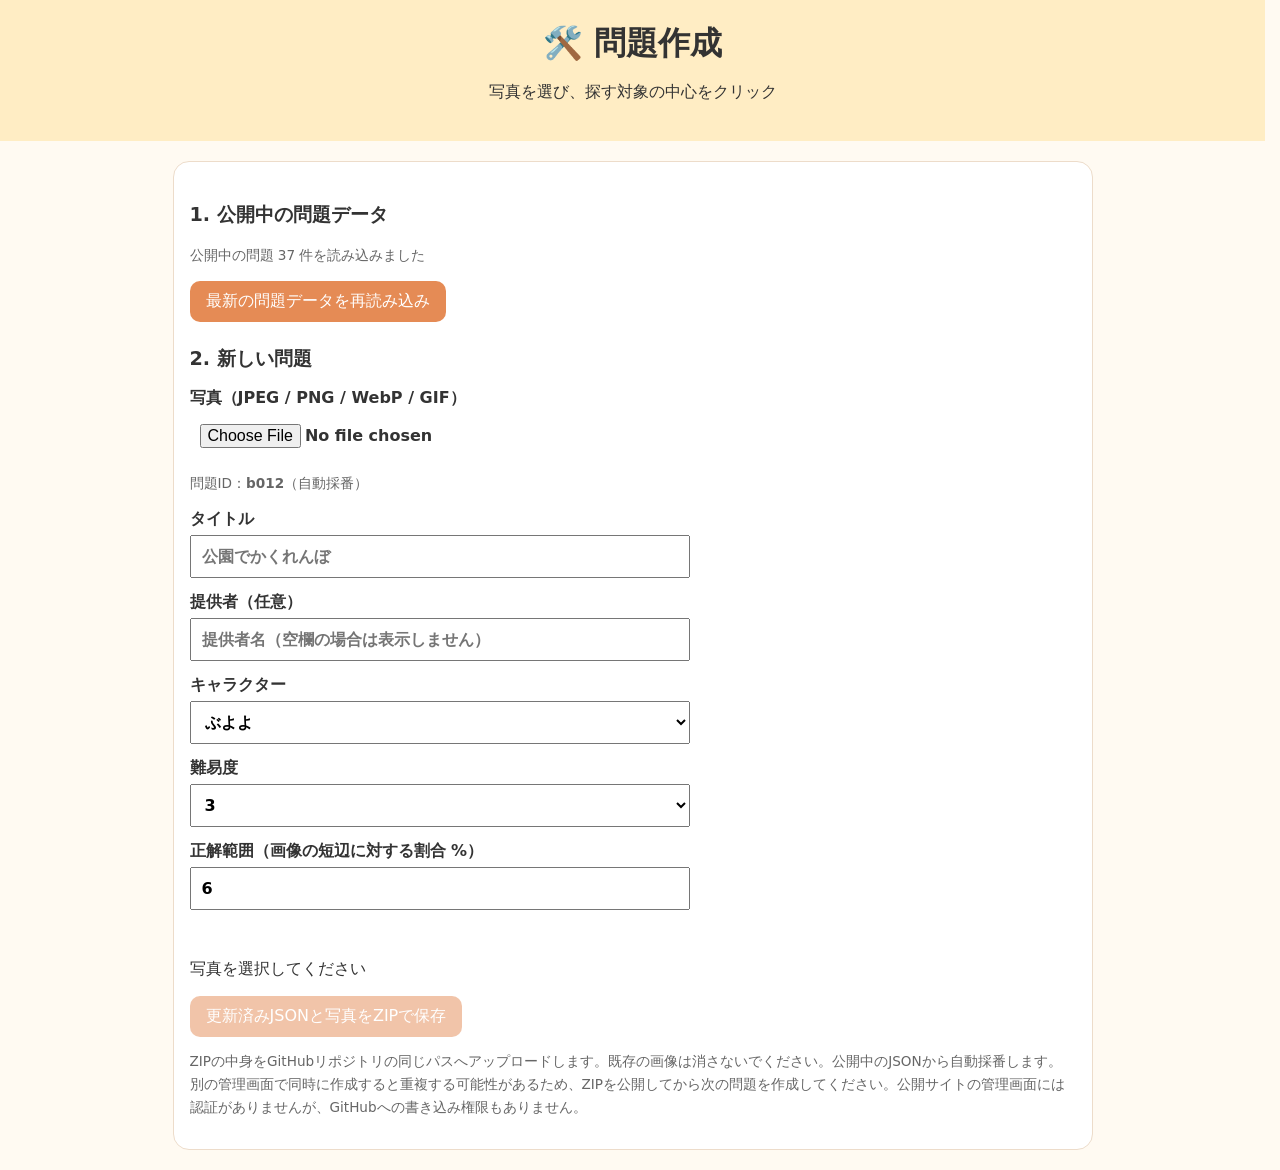
<file: admin.html>
<!DOCTYPE html>
<html lang="ja">
 <head>
  <meta charset="utf-8"/>
  <meta content="width=device-width,initial-scale=1" name="viewport"/>
  <title>
   問題作成
  </title>
  <link rel="icon" type="image/x-icon" href="favicon.ico">
  <link href="css/style.css" rel="stylesheet"/>
 </head>
 <body>
  <header>
   <h1>
    🛠️ 問題作成
   </h1>
   <p>
    写真を選び、探す対象の中心をクリック
   </p>
  </header>
  <main>
   <section class="panel">
    <h2>
     1. 公開中の問題データ
    </h2>
    <p class="small" id="existingStatus" role="status">
     公開中の data/questions.json を読み込み中…
    </p>
    <button id="reloadQuestions" type="button">
     最新の問題データを再読み込み
    </button>
    <h2>
     2. 新しい問題
    </h2>
    <label>
     写真（JPEG / PNG / WebP / GIF）
     <input accept="image/jpeg,image/png,image/webp,image/gif" id="file" type="file"/>
    </label>
    <p class="small">
     問題ID：<strong id="idPreview">読み込み中…</strong>（自動採番）
    </p>
    <label>
     タイトル
     <input id="title" placeholder="公園でかくれんぼ"/>
    </label>
     <label>提供者（任意）<input id="user" placeholder="提供者名（空欄の場合は表示しません）"/></label>
    <label>
     キャラクター
     <select id="category" required>
      <option value="">読み込み中…</option>
     </select>
    </label>
    <label>
     難易度
     <select id="difficulty">
      <option>
       1
      </option>
      <option>
       2
      </option>
      <option selected="">
       3
      </option>
      <option>
       4
      </option>
      <option>
       5
      </option>
     </select>
    </label>
    <label>
     正解範囲（画像の短辺に対する割合 %）
     <input id="radius" max="30" min="1" type="number" value="6"/>
    </label>
    <div class="photo" id="editor">
     <img alt="写真プレビュー" hidden="" id="preview"/>
     <div hidden="" id="marker">
     </div>
    </div>
    <p id="coords">
     写真を選択してください
    </p>
    <button disabled="" id="download">
     更新済みJSONと写真をZIPで保存
    </button>
    <p class="small">
     ZIPの中身をGitHubリポジトリの同じパスへアップロードします。既存の画像は消さないでください。公開中のJSONから自動採番します。別の管理画面で同時に作成すると重複する可能性があるため、ZIPを公開してから次の問題を作成してください。公開サイトの管理画面には認証がありませんが、GitHubへの書き込み権限もありません。
    </p>
   </section>
  </main>
  <script src="js/admin.js">
  </script>
 </body>
</html>
</file>
<file: css/style.css>
* {
    box-sizing:border-box
}

body {
    margin:0;
    background:#fffaf2;
    color:#333;
    font-family:system-ui,'Noto Sans JP',sans-serif
}

header {
    text-align: center;
    background: #ffedc4;
    padding: 22px 12px;
}

h1 {
    margin:0 0 8px
}

main {
    max-width:960px;
    margin:auto;
    padding:20px
}

nav {
    display:flex;
    gap:12px;
    margin-bottom:22px
}

a,button {
    border:0;
    border-radius:10px;
    background:#e58b55;
    color:white;
    padding:10px 16px;
    text-decoration:none;
    cursor:pointer;
    font:inherit
}

button:disabled {
    opacity:.5;
    cursor:not-allowed
}

.cards {
    display:grid;
    grid-template-columns:repeat(auto-fit,minmax(220px,1fr));
    gap:16px
}

.card,.panel {
    background:white;
    border:1px solid #eddcca;
    border-radius:16px;
    padding:16px
}

.card img {
    width:100%;
    aspect-ratio:4/3;
    object-fit:cover;
    border-radius:10px
}

.card button {
    margin-top:8px
}

.photo {
    position:relative;
    display:inline-block;
    max-width:100%;
    line-height:0;
    overflow:hidden;
    border-radius:12px;
    background:#eee;
    touch-action:manipulation
}

.photo img {
    display:block;
    max-width:100%;
    height:auto
}

.photo #answerMark,.photo #marker {
    position:absolute;
    transform:translate(-50%,-50%);
    border:3px solid #f33;
    background:#ff33332b;
    border-radius:50%;
    pointer-events:none
}

.photo #answerMark[hidden],.photo #marker[hidden] {
    display:none
}

label {
    display:block;
    margin:14px 0;
    font-weight:600
}

label input,label select {
    display:block;
    margin-top:5px;
    padding:10px;
    width:100%;
    max-width:500px;
    font:inherit
}

.small {
    font-size:.85rem;
    color:#666;
    line-height:1.7
}

#message {
    font-weight:700
}

#play button {
    margin:6px
}

footer {
    text-align:center;
    padding:24px;
    color:#777;
    font-size:.85rem
}

h2 {
    font-size:1.2rem;
    margin-top:24px
}

.photo {
    vertical-align:top
}

.photo img {
    user-select:none;
    -webkit-user-drag:none
}

#editor {
    cursor:crosshair
}

#photo {
    cursor:crosshair
}

button:hover,a:hover {
    filter:brightness(.94)
}

button:focus-visible,a:focus-visible,input:focus-visible {
    outline:3px solid #355ca8;
    outline-offset:2px
}

@media(max-width:600px) {
    main {
        padding:14px
    }
    .cards {
        grid-template-columns:repeat(2,minmax(0,1fr));
        gap:10px
    }
    .card {
        padding:10px
    }
    .card h3 {
        font-size:1rem
    }
    .card button {
        padding:8px
    }
}

/* Game photo zoom (admin editor is unchanged) */
#photo {
    display:block;
    width:100%;
    max-width:100%;
    overflow:hidden;
    touch-action:none;
    cursor:grab;
    aspect-ratio:4/3
}

#photo.dragging {
    cursor:grabbing
}

#photoLayer {
    position:absolute;
    left:0;
    top:0;
    width:100%;
    height:100%;
    transform-origin:0 0;
    will-change:transform
}

#photoimg {
    display:block;
    width:100%;
    height:100%;
    max-width:none;
    object-fit:fill;
    pointer-events:none
}

#photo #answerMark {
    z-index:2
}

.zoom-controls {
    display:flex;
    align-items:center;
    gap:8px;
    margin:10px 0;
    flex-wrap:wrap
}

.zoom-controls button {
    min-width:46px
}

#zoomLevel {
    min-width:55px;
    text-align:center;
    font-weight:700
}

/* Prevent native browser image dragging and selection */
#photo, #photoLayer, #photoimg, #answerMark {
    -webkit-user-select:none;
    user-select:none;
    -webkit-user-drag:none;
}

#photo, #photoLayer {
    touch-action:none;
}

#photoLayer, #photoimg {
    pointer-events:none;
}

#photo {
    -webkit-touch-callout:none;
}

/* 非表示指定を確実に反映 */
[hidden] {
    display: none !important;
}

/* 問題一覧を小さなカードに */
.cards {
    display: grid;
    grid-template-columns: repeat(3, minmax(0, 1fr));
    gap: 14px;
}

.card {
    padding: 10px;
}

.card img {
    width: 100%;
    aspect-ratio: 4 / 3;
    object-fit: cover;
}

.card h3 {
    font-size: 14px;
    margin: 8px 0;
}

.card button {
    padding: 7px 12px;
    font-size: 13px;
}

/* スマホ */
@media (max-width: 600px) {
    .cards {
        grid-template-columns: repeat(2, minmax(0, 1fr));
    }
}

/* キャラクター選択画面 */
.category-grid {
    display: grid;
    grid-template-columns: repeat(3, minmax(0, 1fr));
    gap: 16px;
}

.category-card {
    display: flex;
    flex-direction: column;
    align-items: center;
    justify-content: center;
    gap: 12px;
    min-height: 175px;
    padding: 18px 10px;
    border: 1px solid #eddcca;
    border-radius: 16px;
    background: white;
    color: #333;
    text-align: center;
}

.category-card:hover { background: #fff2dc; }
.category-symbol { font-size: 42px; }
.category-count { font-size: 13px; color: #777; }
.page-nav:has(> button:not([hidden])) { margin-bottom: 16px; }
.page-nav:has(> button[hidden]:first-child):has(> button[hidden]:last-child) { display: none; }

@media (max-width: 600px) {
    .category-grid { grid-template-columns: repeat(2, minmax(0, 1fr)); }
    .category-card { min-height: 150px; }
}

/* カテゴリ画像：正方形の枠に収め、縦横比を維持 */
.category-symbol {
    display: flex;
    align-items: center;
    justify-content: center;
    width: 112px;
    height: 112px;
    font-size: 42px;
}

.category-image {
    display: block;
    width: 100%;
    height: 100%;
    object-fit: contain;
    border-radius: 12px;
}

@media (max-width: 600px) {
    .category-symbol {
        width: 90px;
        height: 90px;
    }
}

.site-title {
    display: flex;
    align-items: center;
    justify-content: center;
    gap: 8px;
}

.site-title img {
    width: 36px;
    height: 36px;
    object-fit: contain;
}

/* 正解アニメーション */
#correctEffect {
    position: absolute;
    top: 50%;
    left: 50%;
    z-index: 10;

    transform: translate(-50%, -50%);
    pointer-events: none;

    color: #fff;
    font-size: clamp(30px, 6vw, 60px);
    font-weight: 900;
    white-space: nowrap;

    text-shadow:
        0 3px 8px #0009,
        0 0 18px #ff9800;

    opacity: 0;
}

#correctEffect.show {
    animation: correctPop 2s ease-out forwards;
}

@keyframes correctPop {
    0% {
        opacity: 0;
        transform: translate(-50%, -50%) scale(0.4);
    }

    20% {
        opacity: 1;
        transform: translate(-50%, -50%) scale(1.2);
    }

    35%, 75% {
        opacity: 1;
        transform: translate(-50%, -50%) scale(1);
    }

    100% {
        opacity: 0;
        transform: translate(-50%, -50%) scale(1.1);
    }
}

#correctImage {
    display: block;
    width: min(250px, 65vw);
    height: auto;
    max-height: 70vh;
    object-fit: contain;
}

/* PCのみ正解画像を大きくする */
@media (min-width: 768px) {
    #correctImage {
        width: 300px;
    }
}

/* 問題一覧のキャラクター見出し */
#categoryTitle {
    display: flex;
    align-items: center;
    gap: 10px;
}

#categoryTitle img {
    width: 48px;
    height: 48px;
    object-fit: contain;
}

/* 問題画面のキャラクター画像 */
.play-description {
    display: flex;
    align-items: center;
    gap: 10px;
}

.play-character-image {
    width: 48px;
    height: 48px;
    object-fit: contain;
    flex-shrink: 0;
}

html {
    scrollbar-gutter: stable;
}

.site-title {
    background: transparent !important;
    box-shadow: none;
    border: none;
}

.site-title:hover {
    background: transparent !important;
    opacity: 0.8;
}
/* ヘッダータイトルのリンクはボタン装飾を適用しない */
.site-title > a,
.site-title > a:hover {
    background: transparent;
    color: inherit;
    padding: 0;
    border: 0;
    border-radius: 0;
    box-shadow: none;
    filter: none;
}


/* 問題一覧の並び順セレクター */
.question-list-header {
    display: flex;
    align-items: center;
    justify-content: space-between;
    flex-wrap: wrap;
    gap: 10px 20px;
    margin-bottom: 14px;
}
.question-list-header #categoryTitle { margin: 0; }
.sort-control {
    display: flex;
    align-items: center;
    gap: 8px;
    margin: 0;
    white-space: nowrap;
    font-size: 14px;
}
.sort-control select {
    width: auto;
    min-width: 150px;
    max-width: 100%;
    margin: 0;
    padding: 8px 10px;
    border: 1px solid #eddcca;
    border-radius: 8px;
    background: white;
    color: #333;
    font: inherit;
}

/* トップページ：新着問題のお知らせ */
.updates-panel {
    margin-top: 30px;
    padding: 18px 20px;
    background: #fff;
    border: 1px solid #eddcca;
    border-radius: 16px;
}
.updates-panel h2 { margin: 0 0 12px; }
.updates-entry { padding: 12px 0; border-bottom: 1px solid #f1e5d6; }
.updates-entry:last-child { border-bottom: 0; }
.updates-entry time { display: block; font-weight: 700; margin-bottom: 5px; }
.updates-entry ul { margin: 0; padding-left: 1.4em; }
.updates-entry li { line-height: 1.8; }
.updates-entry a {
    background: transparent;
    color: #a85124;
    padding: 0;
    border-radius: 0;
    text-decoration: underline;
    text-underline-offset: 3px;
}
.updates-entry a:hover { color: #823c1a; }
#updatesMore { display: block; margin: 16px auto 0; }
@media (max-width: 600px) {
    .updates-panel { padding: 14px; }
}

/* トップページ：クリア率 */
.progress-panel {
  margin-top: 26px;
  padding: 18px 20px;
  background: #fff;
  border: 1px solid #eddcca;
  border-radius: 16px;
}
.progress-panel h2 { margin: 0 0 16px; }
.progress-item { margin-bottom: 14px; }
.progress-item:last-child { margin-bottom: 0; }
.progress-heading {
  display: flex;
  justify-content: space-between;
  align-items: baseline;
  flex-wrap: wrap;
  gap: 6px 12px;
  margin-bottom: 7px;
  font-size: 14px;
}
.progress-heading span { color: #765b4a; font-variant-numeric: tabular-nums; }
.progress-overall .progress-heading { font-size: 17px; }
.progress-track {
  height: 10px;
  border-radius: 999px;
  overflow: hidden;
  background: #f4e8d9;
}
.progress-overall .progress-track { height: 14px; }
.progress-fill {
  height: 100%;
  background: #e58b55;
  border-radius: inherit;
  transition: width .25s ease;
}
.progress-groups { border-top: 1px solid #f1e5d6; padding-top: 16px; margin-top: 18px; }
@media (max-width: 600px) { .progress-panel { padding: 14px; } }

/* クリア済み問題は写真右上にバッジを表示 */
.card-photo {
    position: relative;
    width: 100%;
}
.card-photo > img {
    display: block;
}
.card-clear-badge {
    position: absolute;
    top: 8px;
    right: 8px;
    z-index: 1;
    padding: 5px 9px;
    border-radius: 999px;
    background: #e98b50;
    color: #fff;
    font-size: 12px;
    font-weight: 700;
    line-height: 1.2;
    box-shadow: 0 1px 4px #0003;
    pointer-events: none;
}
@media (max-width: 600px) {
    .card-clear-badge {
        top: 6px;
        right: 6px;
        padding: 4px 7px;
        font-size: 11px;
    }
}

/* 問題画面のクリア表示：バッジが行の高さを変えないようにする */
#info { position: relative; }
.play-clear-badge {
    position: absolute;
    top: 50%;
    transform: translateY(-50%);
    margin-left: 12px;
    padding: 5px 9px;
    border-radius: 999px;
    background: #e98b50;
    color: #fff;
    font-size: 12px;
    font-weight: 700;
    line-height: 1.2;
    box-shadow: 0 1px 4px #0003;
    white-space: nowrap;
}
@media (max-width: 600px) {
    .play-clear-badge { padding: 4px 7px; font-size: 11px; }
}

/* 問題一覧：並び順と独立した「未クリアのみ」フィルター */
.question-list-filters {
    display: flex;
    align-items: center;
    justify-content: flex-end;
    flex-wrap: wrap;
    gap: 8px 18px;
}
.unsolved-control {
    display: inline-flex;
    align-items: center;
    gap: 6px;
    margin: 0;
    font-size: 14px;
    white-space: nowrap;
    cursor: pointer;
}
.unsolved-control input[type="checkbox"] {
    display: inline-block;
    width: 16px;
    height: 16px;
    margin: 0;
    padding: 0;
    accent-color: #e58b55;
    cursor: pointer;
}
@media (max-width: 600px) {
    .question-list-filters { justify-content: flex-start; }
}

/* 問題画面：操作ボタンの右側に提供者名を表示 */
.play-bottom-row {
    display: flex;
    align-items: center;
    justify-content: space-between;
    gap: 8px 16px;
    flex-wrap: wrap;
}
.play-action-buttons {
    display: flex;
    align-items: center;
    flex-wrap: wrap;
}
.question-user {
    margin-left: auto;
    color: #765b4a;
    font-size: 14px;
    overflow-wrap: anywhere;
    text-align: right;
}
@media (max-width: 600px) {
    .question-user { font-size: 12px; }
}
</file>
